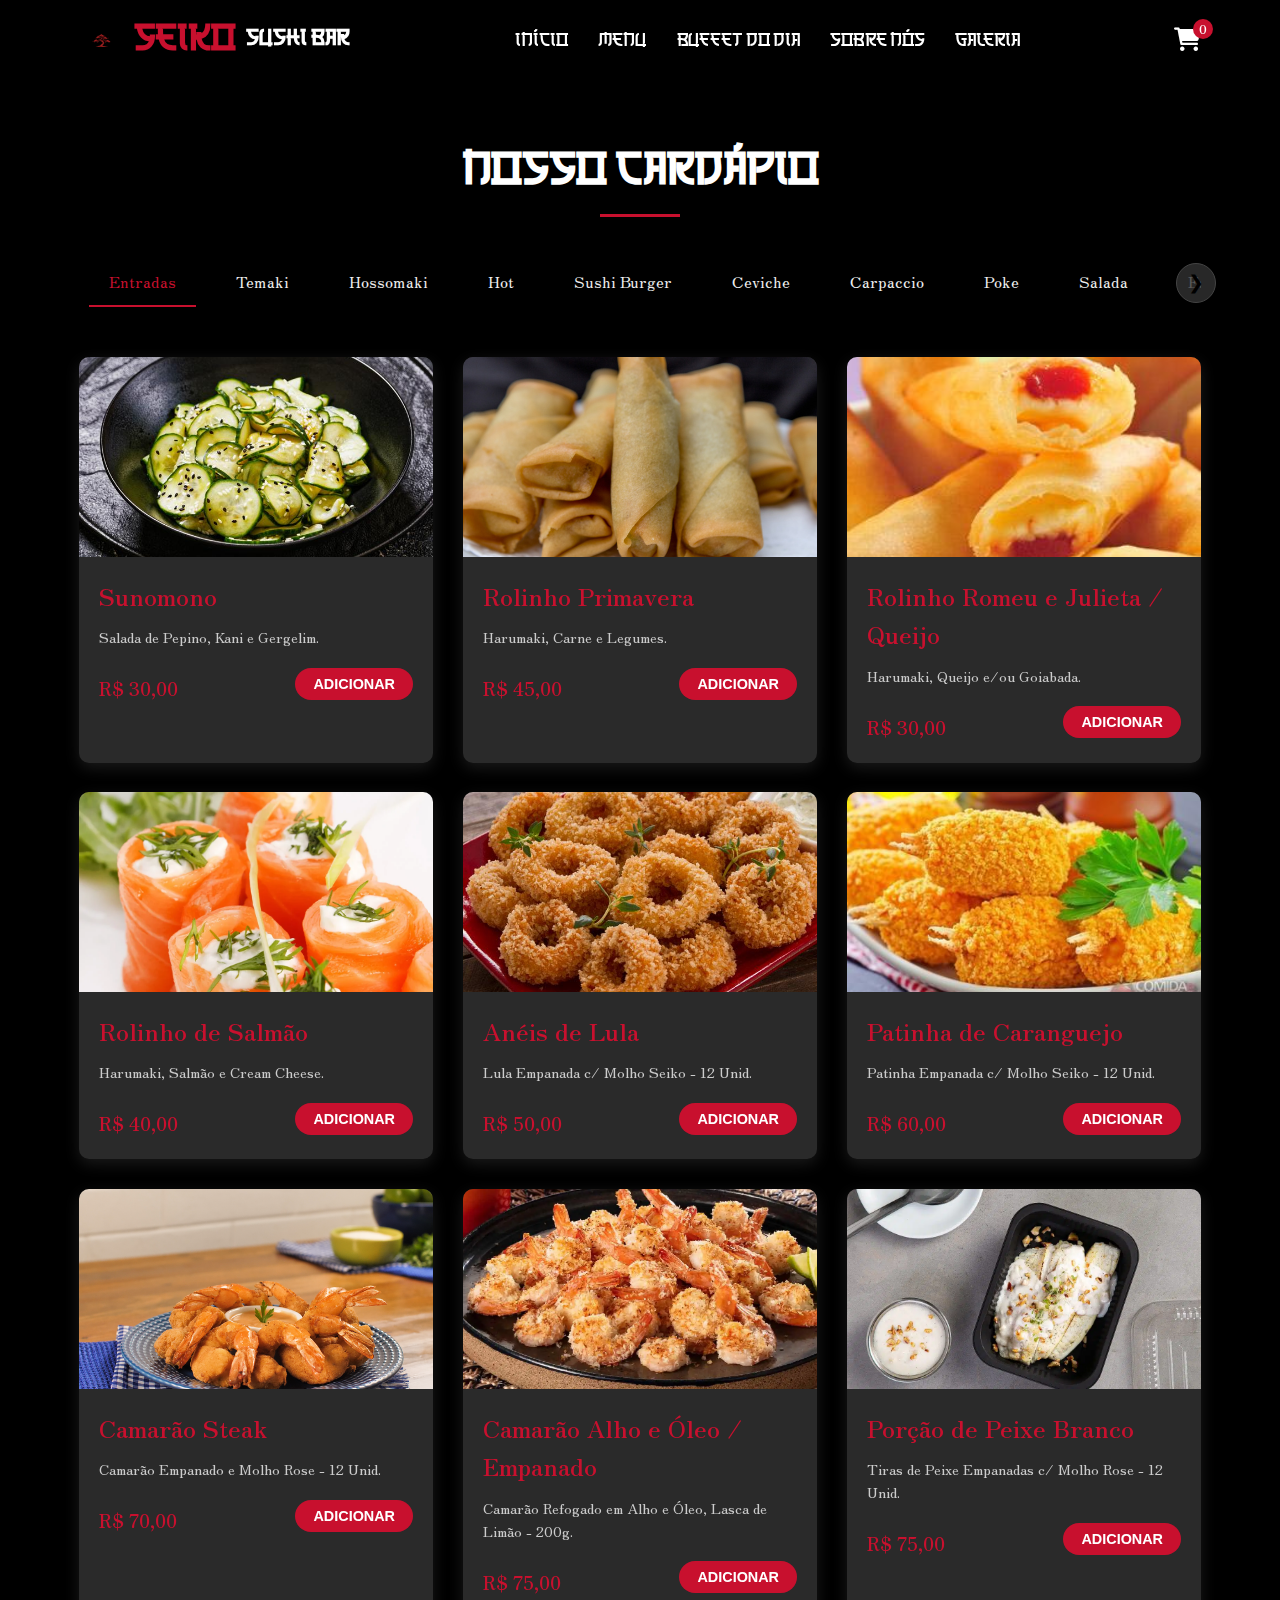
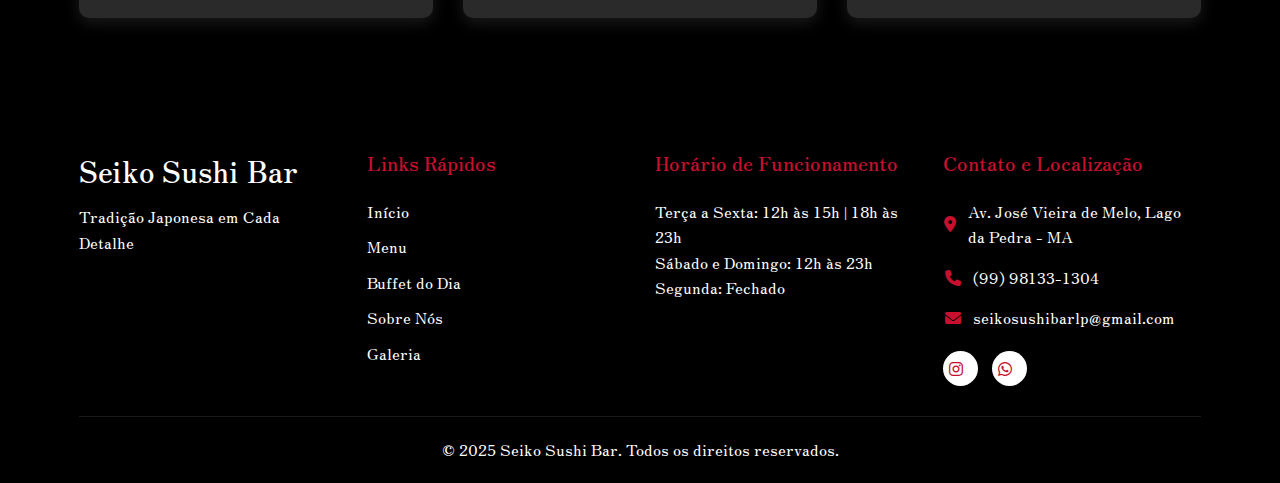
<file: menu.html>
<!DOCTYPE html>
<html lang="pt-br">
<head>
    <meta charset="UTF-8">
    <meta name="viewport" content="width=device-width, initial-scale=1.0">
    <title>Cardápio - Seiko Sushi Bar</title>
    <link rel="icon" href="images/lose_sf.png" type="image/png">
    <link rel="apple-touch-icon" href="images/lose_sf.png">
    <link rel="stylesheet" href="css/style.css">
    <link rel="stylesheet" href="https://cdnjs.cloudflare.com/ajax/libs/font-awesome/6.0.0-beta3/css/all.min.css">
</head>
<body>
    <header>
        <div class="container">
            <div class="logo">
                <img src="images/lose_sf.png" alt="Logo do perfil" width="45" height="45">
                <h1>SEIKO <span>SUSHI BAR</span></h1>
            </div>
            <nav>
                <ul>
                    <li><a href="index.html#home">Início</a></li>
                    <li><a href="menu.html">Menu</a></li>
                    <li><a href="index.html#buffet">Buffet do Dia</a></li>
                    <li><a href="index.html#about">Sobre Nós</a></li>
                    <li><a href="index.html#gallery">Galeria</a></li>
                </ul>
            </nav>
            <div class="mobile-menu">
                <i class="fas fa-bars"></i>
                <i class="fas fa-times"></i>
            </div>
            <div class="cart-icon" id="cart-icon">
                <i class="fas fa-shopping-cart"></i>
                <span class="cart-counter" id="cart-counter">0</span>
            </div>
        </div>
    </header>

    <main class="main-content">
        <section id="menu" class="menu-section">
            <div class="container">
                <h2 class="section-title">Nosso Cardápio</h2>
                <div class="menu-carousel-wrapper">
                    <button class="carousel-btn prev" id="carousel-prev" aria-label="Anterior">&#10094;</button>
                    <div class="menu-categories">
                        <!-- Categorias serão preenchidas pelo JavaScript -->
                    </div>
                    <button class="carousel-btn next" id="carousel-next" aria-label="Próximo">&#10095;</button>
                </div>
                <div class="menu-items">
                    <!-- Itens do menu serão preenchidos pelo JavaScript -->
                </div>
            </div>
        </section>

        <!-- Modal do Carrinho -->
        <section class="cart-modal" id="cart-modal">
            <div class="cart-content">
                <div class="cart-header">
                    <h2 id="cart-title">Seu Pedido</h2>
                    <button class="close-cart-btn" id="close-cart-btn">&times;</button>
                </div>

                <!-- Etapa 1: Revisão do Pedido -->
                <div id="cart-step-1">
                    <div class="cart-items" id="cart-items">
                        <!-- Itens do carrinho serão adicionados aqui -->
                    </div>
                    <div class="cart-footer">
                        <div class="form-group">
                            <textarea id="order-notes" placeholder="Observações (ex: sem cebola, ponto da carne, etc.)"></textarea>
                        </div>
                        <div class="cart-total">Total: <span id="cart-total">R$ 0,00</span></div>
                        <button class="btn checkout-btn" id="go-to-step-2-btn">Continuar</button>
                    </div>
                </div>

                <!-- Etapa 2: Dados do Cliente e Pagamento -->
                <div id="cart-step-2" style="display: none;">
                    <div class="checkout-form">
                        <button class="back-to-cart-btn" id="back-to-step-1-btn">&larr; Voltar para o carrinho</button>
                        <h3>Tipo de Entrega</h3>
                        <div class="payment-options">
                            <label><input type="radio" name="delivery-type" value="Delivery" checked> Delivery</label>
                            <label><input type="radio" name="delivery-type" value="Retirada no local"> Retirada no local</label>
                        </div>
                    <h3>Suas Informações</h3>
                    <div class="form-group">
                        <input type="text" id="client-name" placeholder="Seu nome completo" required>
                    </div>
                    <div class="form-group">
                        <input type="tel" id="client-phone" placeholder="Telefone / WhatsApp" required>
                    </div>
                    <div id="delivery-info-container">
                        <h3>Endereço para Entrega</h3>
                            <div class="form-group">
                                <input type="text" id="client-address" placeholder="Rua e Número" required>
                            </div>
                            <div class="form-group">
                                <input type="text" id="client-neighborhood" placeholder="Bairro" required>
                            </div>
                            <div class="form-group">
                                <input type="text" id="client-complement" placeholder="Complemento (Apto, Bloco, etc.)">
                            </div>
                        </div>
                        <h3>Forma de Pagamento</h3>
                        <div class="payment-options">
                            <label><input type="radio" name="payment" value="Dinheiro" checked> Dinheiro</label>
                            <label><input type="radio" name="payment" value="Cartão"> Cartão</label>
                            <div class="form-group" id="card-type-container" style="display: none;">
                                <div class="payment-options-nested">
                                    <input type="radio" id="card-credit" name="card-type" value="Crédito" checked><label for="card-credit">Crédito</label>
                                    <input type="radio" id="card-debit" name="card-type" value="Débito"><label for="card-debit">Débito</label>
                                </div>
                            </div>
                            <label><input type="radio" name="payment" value="Pix"> Pix</label>
                        </div>
                        <div class="form-group" id="change-for-container">
                            <input type="text" id="change-for" placeholder="Troco para quanto? (Opcional)">
                            <p id="change-display" style="display: none;"></p>
                        </div>
                    </div>
                    <div class="cart-footer">
                        <div class="cart-summary-line" id="cart-delivery-fee" style="display: none;">
                            <span>Taxa de Entrega:</span>
                            <span>R$ 5,00</span>
                        </div>
                        <div class="cart-total">Total: <span id="cart-total-step2">R$ 0,00</span></div>
                        <button class="btn checkout-btn" id="checkout-btn">Finalizar Pedido via WhatsApp</button>
                    </div>
                </div>
            </div>
        </section>
    </main>

    <footer>
        <div class="container">
            <div class="footer-content">
                <div class="footer-logo">
                    <h2><span>Seiko Sushi Bar</span></h2>
                    <p>Tradição Japonesa em Cada Detalhe</p>
                </div>
                <div class="footer-links">
                    <h3>Links Rápidos</h3>
                    <ul>
                        <li><a href="index.html#home">Início</a></li>
                        <li><a href="menu.html">Menu</a></li>
                        <li><a href="index.html#buffet">Buffet do Dia</a></li>
                        <li><a href="index.html#about">Sobre Nós</a></li>
                        <li><a href="index.html#gallery">Galeria</a></li>
                    </ul>
                </div>
                <div class="footer-hours">
                    <h3>Horário de Funcionamento</h3>
                    <p>Terça a Sexta: 12h às 15h | 18h às 23h</p>
                    <p>Sábado e Domingo: 12h às 23h</p>
                    <p>Segunda: Fechado</p>
                </div>
                <div class="footer-contact">
                    <h3>Contato e Localização</h3>
                    <p><i class="fas fa-map-marker-alt"></i> Av. José Vieira de Melo, Lago da Pedra - MA</p>
                    <p><i class="fas fa-phone"></i> (99) 98133-1304</p>
                    <p><i class="fas fa-envelope"></i> seikosushibarlp@gmail.com</p>
                    <div class="footer-social">
                        <a href="https://www.instagram.com/seikosushibar_lp/" aria-label="Instagram" target="_blank"><i class="fab fa-instagram"></i></a>
                        <a href="https://wa.me/5599981331304" aria-label="WhatsApp" target="_blank"><i class="fab fa-whatsapp"></i></a>
                    </div>
                </div>
            </div>
            <div class="copyright">
                <p>&copy; 2025 Seiko Sushi Bar. Todos os direitos reservados.</p>
            </div>
        </div>
    </footer>

    <button id="back-to-top-btn" title="Voltar ao topo"><i class="fas fa-arrow-up"></i></button>

    <script src="js/menuData.js"></script>
    <script src="js/menu.js"></script>
</body>
</html>
</file>
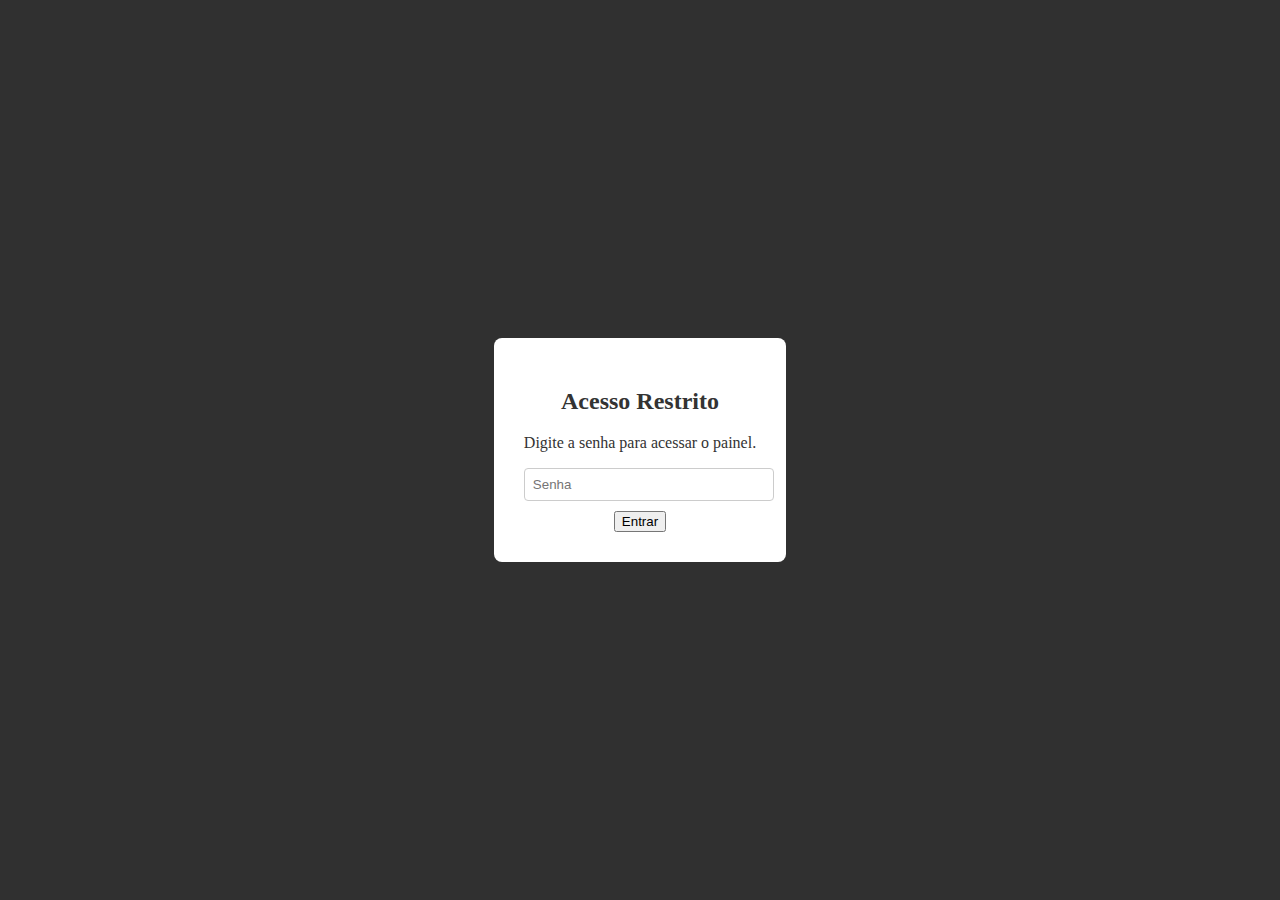
<file: js/admin.html>
<!DOCTYPE html>
<html lang="pt-br">
<head>
    <meta charset="UTF-8">
    <meta name="viewport" content="width=device-width, initial-scale=1.0">
    <title>Admin - Seiko Sushi Bar</title>
    <link rel="icon" href="../images/lose_sf.png" type="image/png">
    <!-- Adiciona o novo arquivo de estilo específico para o admin -->
    <link rel="stylesheet" href="../css/admin.css">
</head>
<body>

    <div id="login-overlay" class="login-overlay">
        <div class="login-box">
            <h2>Acesso Restrito</h2>
            <p>Digite a senha para acessar o painel.</p>
            <div class="form-group">
                <input type="password" id="password-input" placeholder="Senha">
            </div>
            <button id="login-btn" class="btn">Entrar</button>
        </div>
    </div>

    <div class="admin-container" id="admin-panel" style="display: none;">
        <div class="logo">
            <img src="../images/lose_sf.png" alt="Logo" width="45" height="45">
            <h1>Painel de Edição <span>SEIKO SUSHI BAR</span></h1>
        </div>
        <p>Edite os itens do cardápio abaixo. Ao finalizar, clique em "Gerar Código do Cardápio" no final da página.</p>
        
        <div id="menu-editor"></div>

        <div id="output-container">
            <button id="generate-code-btn" class="btn btn-save">Gerar Código do Cardápio</button>
            <h3>Código Gerado:</h3>
            <p>Copie o código abaixo e cole no arquivo <strong>js/menuData.js</strong>, substituindo todo o conteúdo existente.</p>
            <textarea id="output-code" readonly></textarea>
        </div>
    </div>

    <script src="menuData.js"></script>
    <script src="admin.js"></script>

</body>
</html>
</file>
<file: css/style.css>
@import url('https://fonts.googleapis.com/css2?family=Zen+Old+Mincho&display=swap');

@font-face {
    font-family: 'Japan Rich';
    /* Certifique-se de que os arquivos da fonte estão na pasta /fonts/ */
    src: url('../fonts/japan_rich/JapanRich-Regular.woff2') format('woff2'),
         url('../fonts/japan_rich/JapanRich-Regular.otf') format('truetype');
    font-weight: normal;
    font-style: normal;    font-display: swap; /* Otimização de fonte */
}
/* A fonte 'Osake' será usada para o logo, mas não precisa de um @font-face separado se for a mesma que 'Japan Rich' */
/* Estilos Gerais */
:root {
    --primary-color: #c8102e; /* Vermelho chinês tradicional */
    --secondary-color: #c8102e;
    --accent-color: #000000; /* Preto */
    --text-color: #eee; /* Alterado para texto claro */
    --light-color: #fff;
    --bg-color: #000000; /* Fundo principal agora é preto */
    --border-color: #444; /* Borda mais escura para contraste */
}
.logo {
  display: flex;
  align-items: center;
}

.logo img {
  width: 45px; /* Ajuste este valor para aumentar ou diminuir o logo */
  height: auto;
  margin-right: 10px;
}
* {
    margin: 0;
    padding: 0;
    box-sizing: border-box;
}

body {
    font-family: 'Okashi', 'Zen Old Mincho', 'Noto Sans SC', sans-serif; /* Fonte principal do site */
    color: var(--text-color); /* Cor do texto agora é clara */
    background-color: var(--bg-color);
    line-height: 1.6;
}

.container {
    width: 90%;
    max-width: 1200px;
    margin: 0 auto;
    padding: 0 15px;
}

a {
    text-decoration: none;
    color: inherit;
    transition: all 0.3s ease;
}

ul {
    list-style: none;
}

img {
    max-width: 100%;
    height: auto;
}

.btn {
    display: inline-block;
    background-color: var(--primary-color);
    color: var(--light-color);
    padding: 12px 25px;
    border-radius: 30px;
    text-transform: uppercase;
    font-weight: 600;
    letter-spacing: 1px;
    border: 2px solid var(--primary-color);
    transition: all 0.3s ease;
}

.btn:hover {
    background-color: transparent;
    color: var(--primary-color);
}

.section-title {
    font-size: 2.5rem;
    margin-bottom: 2rem;
    text-align: center;
    position: relative;
    font-family: 'Japan Rich', sans-serif; /* Aplica a fonte Japan Rich ao título da seção */
    color: var(--light-color); /* Título agora é branco */
}

.section-title::after {
    content: '';
    display: block;
    width: 80px;
    height: 3px;
    background-color: var(--secondary-color);
    margin: 10px auto;
}

/* Header */
header {
    background: #000000; /* Fundo do cabeçalho agora é preto */
    /* Imagem de fundo removida */
    box-shadow: 0 2px 10px rgba(0, 0, 0, 0.5); /* Sombra ajustada */
    position: fixed;
    width: 100%;
    top: 0;
    left: 0;
    z-index: 1000;
    color: var(--light-color);
}

header .container {
    display: flex;
    justify-content: space-between;
    align-items: center;
    padding: 15px;
}

.logo h1 {
    font-size: 2rem;
    color: var(--primary-color);
    display: flex;
    align-items: center;
    font-family: 'Japan Rich', sans-serif; /* Usando a fonte carregada para o logo */
} 

.logo span {
    font-size: 1.2rem;
    margin-left: 10px;
    color: var(--light-color);
}

nav ul {
    display: flex;
}

nav ul li {
    margin-left: 30px;
}

nav ul li a {
    font-family: 'Japan Rich', sans-serif; /* Aplica a fonte Japan Rich aos links de navegação */
    font-weight: 500;
    position: relative;
}

nav ul li a::after {
    content: '';
    position: absolute;
    bottom: -5px;
    left: 0;
    width: 0;
    height: 2px;
    background-color: var(--secondary-color);
    transition: width 0.3s ease;
}

nav ul li a:hover::after {
    width: 100%;
}

.mobile-menu {
    display: none;
    font-size: 2rem;
    cursor: pointer;
    z-index: 1100; /* Para ficar acima do menu overlay */
    transition: transform 0.3s ease;
}

.cart-icon {
    position: relative;
    cursor: pointer;
    margin-left: 20px;
}

.cart-icon .fa-shopping-cart {
    font-size: 1.5rem;
}

.cart-counter {
    position: absolute;
    top: -8px;
    right: -12px;
    background-color: var(--primary-color);
    color: var(--light-color);
    border-radius: 50%;
    width: 20px;
    height: 20px;
    font-size: 0.8rem;
    display: flex;
    justify-content: center;
    align-items: center;
    font-weight: bold;
}

.mobile-menu.active .fa-bars {
    display: none;
}

.mobile-menu .fa-times {
    display: none;
}

.mobile-menu.active .fa-times {
    display: block;
}

/* Hero Section */
.hero {
    background: #000000; /* Fundo preto somente para a seção hero */
    background-size: cover;
    background-position: center;
    position: relative;
    height: 100vh;
    display: flex;
    align-items: center;
    color: var(--light-color); 
    margin-top: 70px;
    overflow: hidden;
}

.hero-image-overlay {
    position: absolute;
    top: 0;
    left: 0;
    width: 100%;
    height: 100%;
    background-image: url('../images/fundo_princ.png'); /* Substitua pelo nome da sua imagem */
    background-size: cover;
    opacity: 1; /* Ajuste a opacidade conforme necessário */
    z-index: 0;
    animation: floatAnimation 5s ease-in-out infinite; /* Duração reduzida para 6 segundos */
}

.hero-image-overlay-top {
    position: absolute;
    top: 0;
    left: 0;
    width: 100%;
    height: 100%;
    background-image: url('../images/lua.png'); /* Imagem que ficará por cima */
    background-size: cover;
    background-position: center;
    opacity: 1;
    z-index: 0;
    animation: floatAnimationTop 5s ease-in-out infinite;
}

.hero-image-overlay-topmost {
    position: absolute;
    top: 0;
    left: 0;
    width: 100%;
    height: 100%;
    background-image: url('../images/mont2.png'); /* << ADICIONE SUA NOVA IMAGEM AQUI */
    background-size: cover;
    background-position: center;
    opacity: 1;
    z-index: 0;
    animation: floatAnimationTopmost 0s ease-in-out infinite;
}

.hero-image-overlay-fourth {
    position: absolute;
    top: 0;
    left: 0;
    width: 100%;
    height: 100%;
    background-image: url('../images/arvore.png'); /* << ADICIONE SUA NOVA IMAGEM AQUI */
    background-size: cover;
    background-position: center;
    opacity: 1;
    z-index: 0;
    animation: floatAnimationFourth 0s ease-in-out infinite;
}

.hero-overlay {
    position: absolute;
    top: 0;
    left: 0;
    width: 100%;
    height: 100%;
    background-color: rgba(0, 0, 0, 0.6);
    z-index: 0;
}

.hero-content {
    max-width: 600px;
    text-align: center;
    margin: 0 auto;
    position: relative; /* Garante que o conteúdo fique acima do overlay */
    z-index: 1;
}

.main-content {
    padding-top: 100px; /* Ajuste para o header fixo */
}
.main-content .menu-section {
    padding-top: 40px;
}

.hero::after {
    content: '';
    position: absolute;
    bottom: 0;
    left: 0; 
    width: 100%;
    height: 100px; /* Altura do degradê */
    background: linear-gradient(to top, var(--bg-color) 5%, transparent);
    z-index: 5; /* Garante que o degradê fique sobre o conteúdo do hero */
    pointer-events: none; /* Permite cliques através do degradê */
}

.hero-content h2 {
    font-size: 3rem;
    margin-bottom: 20px;
    text-shadow: 2px 2px 4px rgba(0, 0, 0, 0.5);
}

.hero-content p {
    font-size: 1.2rem;
    margin-bottom: 30px;
}

/* Menu Section */
.menu-section {
    padding: 80px 0;
    background-color: var(--bg-color); /* Fundo da seção de menu agora é preto */
    position: relative; overflow: hidden;
}

.menu-carousel-wrapper {
    position: relative;
    margin-bottom: 40px;
}

.menu-categories {
    display: flex;
    overflow-x: auto;
    white-space: nowrap;
    -ms-overflow-style: none;  /* IE and Edge */
    scrollbar-width: none;  /* Firefox */
    scroll-behavior: smooth;
    padding: 10px 0;
}

.menu-categories::-webkit-scrollbar {
    display: none; /* Chrome, Safari, and Opera */
}

.carousel-btn {
    position: absolute;
    top: 50%;
    transform: translateY(-50%);
    background-color: rgba(50, 50, 50, 0.8); /* Fundo do botão mais escuro */
    border: 1px solid var(--border-color);
    border-radius: 50%;
    width: 40px;
    height: 40px;
    font-size: 1.2rem;
    cursor: pointer;
    z-index: 10;
    transition: all 0.3s ease;
    display: none; /* Escondido por padrão, JS irá mostrar */
}

.carousel-btn:hover {
    background-color: var(--primary-color);
    color: var(--light-color);
    border-color: var(--primary-color);
}

.carousel-btn.prev {
    left: -15px;
}

.carousel-btn.next {
    right: -15px;
}

.category {
    padding: 10px 20px;
    margin: 0 10px;
    cursor: pointer;
    border-bottom: 2px solid transparent;
    transition: all 0.3s ease;
}

.category.active, .category:hover {
    border-bottom: 2px solid var(--primary-color);
    color: var(--primary-color);
}

.menu-items {
    display: grid;
    grid-template-columns: repeat(auto-fill, minmax(300px, 1fr));
    gap: 30px;
}

.menu-category {
    display: none;
}

.menu-category.active {
    display: grid;
    grid-template-columns: repeat(auto-fill, minmax(300px, 1fr));
    gap: 30px;
    width: 100%;
}

.menu-item {
    background-color: #2a2a2a; /* Unificando a cor de fundo dos itens */
    border-radius: 10px;
    overflow: hidden;
    box-shadow: 0 5px 15px rgba(255, 255, 255, 0.1); /* Sombra/brilho mais sutil */
    transition: transform 0.3s ease;
    /* Otimização de performance para o hover */
    will-change: transform;
}

.menu-item:hover {
    transform: translateY(-10px);
}

.item-image {
    height: 200px;
    overflow: hidden;
}

.item-image img {
    width: 100%;
    height: 100%;
    object-fit: cover;
    transition: transform 0.5s ease;
}

.menu-item:hover .item-image img {
    transform: scale(1.1);
}

.item-info {
    padding: 20px;
}

.item-info h3 {
    font-size: 1.5rem;
    margin-bottom: 10px;
    color: var(--primary-color);
}

.item-info p {
    color: #ccc; /* Cor da descrição do item ajustada para melhor leitura */
    font-size: 0.9rem;
}

.price {
    display: block;
    font-weight: 700;
    color: var(--secondary-color);
    margin-top: 10px;
    font-size: 1.2rem;
}

.menu-full-btn {
    text-align: center;
    margin-top: 40px;
}

.item-options {
    margin-top: 15px;
    margin-bottom: 10px;
}

.item-options label {
    display: block;
    margin-bottom: 5px;
    font-size: 0.9rem;
    color: #aaa; /* Cor do texto da label ajustada */
}

.select-wrapper {
    position: relative;
}

.flavor-select {
    -webkit-appearance: none;
    -moz-appearance: none;
    appearance: none;
    width: 100%;
    padding: 10px 35px 10px 15px;
    border: 1px solid var(--border-color);
    border-radius: 5px;
    font-family: inherit;
    background-color: #222; /* Fundo do select mais escuro */
    cursor: pointer;
    font-size: 1rem;
    color: var(--text-color);
}

.select-wrapper::after {
    content: '\f078'; /* Ícone de seta para baixo do Font Awesome */
    font-family: 'Font Awesome 6 Free';
    font-weight: 900;
    position: absolute;
    top: 50%;
    right: 15px;
    transform: translateY(-50%);
    color: var(--primary-color);
    pointer-events: none; /* Permite clicar no select através do ícone */
}

.item-footer {
    display: flex;
    justify-content: space-between;
    align-items: center;
    margin-top: 15px;
}

.add-to-cart-btn {
    background-color: var(--primary-color);
    color: var(--light-color);
    border: none;
    border-radius: 20px;
    padding: 8px 18px;
    font-size: 0.9rem;
    font-weight: 600;
    text-transform: uppercase;
    cursor: pointer;
    transition: all 0.3s ease;
}

.add-to-cart-btn:hover {
    background-color: var(--accent-color);
    transform: translateY(-2px);
}

.add-to-cart-btn.confirmed {
    background-color: var(--accent-color);
    transform: translateY(0); /* Reseta o hover effect */
}

.add-to-cart-btn .fa-check {
    margin-right: 5px;
    font-size: 0.8rem;
}

/* Estilos do Carrinho Modal */
.cart-modal {
    position: fixed;
    top: 0;
    left: 0;
    width: 100%;
    height: 100%;
    background-color: rgba(0, 0, 0, 0.6);
    z-index: 2000;
    display: flex;
    justify-content: flex-end;
    opacity: 0;
    visibility: hidden;
    transition: opacity 0.3s ease, visibility 0.3s ease;
}

.cart-modal.active {
    opacity: 1;
    visibility: visible;
}

.cart-content {
    width: 100%;
    max-width: 450px;
    background-color: #1a1a1a; /* Fundo do carrinho cinza escuro */
    height: 100%;
    display: flex;
    flex-direction: column;
    transform: translateX(100%);
    transition: transform 0.4s ease;
}

.cart-header, .cart-footer {
    flex-shrink: 0; /* Impede que o header e o footer encolham */
}

.cart-modal.active .cart-content {
    transform: translateX(0);
}

.cart-header {
    display: flex;
    justify-content: space-between;
    align-items: center;
    padding: 20px;
    border-bottom: 1px solid var(--border-color);
}

.cart-header h2 {
    font-family: 'Japan Rich', sans-serif;
    font-size: 1.8rem;
}

.close-cart-btn {
    background: none;
    border: none;
    font-size: 2.5rem;
    cursor: pointer;
    color: var(--text-color);
}

/* Garante que as etapas do carrinho ocupem o espaço corretamente */
#cart-step-1, #cart-step-2 {
    display: flex;
    flex-direction: column;
    flex-grow: 1; /* Faz a etapa ocupar o espaço restante */
    overflow-y: auto; /* Adiciona a rolagem à própria etapa */
}
.cart-items, .checkout-form {
    padding: 20px;
}

.cart-item {
    display: grid;
    grid-template-columns: 1fr auto;
    gap: 10px;
    margin-bottom: 15px;
    padding-bottom: 15px;
    border-bottom: 1px solid var(--border-color);
}

.cart-item-info {
    flex-grow: 1;
}

.cart-item-info h4 { font-size: 1.1rem; margin-bottom: 5px; }
.cart-item-info p { font-size: 0.9rem; color: #aaa; margin-bottom: 8px; }

.cart-item-controls {
    display: flex;
    align-items: center;
    grid-column: 1 / 2;
}

.quantity-btn {
    background-color: var(--border-color);
    border: none;
    width: 28px;
    height: 28px;
    border-radius: 50%;
    cursor: pointer;
    font-weight: bold;
}

.item-quantity {
    margin: 0 15px;
    font-weight: bold;
}

.remove-item-btn {
    background: none;
    border: none;
    color: var(--primary-color);
    font-size: 1.2rem;
    cursor: pointer;
    grid-column: 2 / 3;
    grid-row: 1 / 3;
    align-self: center;
}

.cart-item .price { 
    font-weight: bold; 
    grid-column: 1 / 2;
    justify-self: end;
    align-self: center;
}

.cart-footer #order-notes {
    width: 100%;
    height: 80px;
    margin-bottom: 20px;
}

.cart-footer {
    padding: 20px;
    border-top: 1px solid var(--border-color);
}

.cart-total {
    font-size: 1.5rem;
    font-weight: bold;
    margin-bottom: 20px;
    text-align: right;
}

.checkout-btn {
    width: 100%;
    text-align: center;
}

.back-to-cart-btn {
    background: none;
    border: none;
    color: var(--primary-color);
    margin-bottom: 20px;
    cursor: pointer;
    font-weight: bold;
}

.checkout-form h3 {
    font-family: 'Japan Rich', sans-serif;
    margin-top: 20px;
    margin-bottom: 15px;
}

.payment-options {
    display: flex;
    flex-direction: column;
}

.payment-options label {
    margin-bottom: 10px;
    cursor: pointer;
}

.payment-options-nested {
    display: flex;
    gap: 10px;
    padding-left: 20px;
    margin-top: 5px;
    margin-bottom: 10px;
}

.payment-options-nested input[type="radio"] {
    display: none; /* Esconde o botão de rádio padrão */
}

.payment-options-nested label {
    flex-grow: 1;
    text-align: center;
    padding: 10px;
    border: 1px solid var(--border-color);
    border-radius: 5px;
    cursor: pointer;
    transition: all 0.3s ease;
    margin: 0;
}

.payment-options-nested input[type="radio"]:checked + label {
    background-color: var(--primary-color);
    color: var(--light-color);
    border-color: var(--primary-color);
}

#change-display {
    margin-top: 10px;
    font-size: 0.9rem;
    font-weight: bold;
    color: var(--text-color);
}
/* About Section */
.about-section {
    padding: 80px 0;
    background-color: var(--bg-color); /* Fundo da seção "Sobre" agora é preto */
    position: relative; overflow: hidden;
}

.about-content {
    display: flex;
    align-items: center;
    gap: 50px;
}

.about-text {
    flex: 1;
}

.about-text p {
    margin-bottom: 20px;
}

.about-image {
    flex: 1;
    border-radius: 10px;
    overflow: hidden;
    box-shadow: 0 10px 30px rgba(0, 0, 0, 0.1);
}

/* Gallery Section */
.gallery-section {
    padding: 80px 0;
    background-color: var(--bg-color); /* Fundo da seção de galeria agora é preto */
    position: relative; overflow: hidden;
}

.gallery-carousel-wrapper {
    position: relative;
    height: 550px; /* Altura do carrossel ajustada */
    display: flex;
    justify-content: center;
    align-items: center;
}

.gallery-fan-carousel {
    position: relative;
    width: 100%;
    height: 100%;
    perspective: 1000px; /* Cria o efeito 3D */
}

.gallery-item {
    position: absolute;
    left: 50%;
    top: 50%;
    width: 350px; /* Largura do item central */
    height: 490px; /* Altura do item central */
    border-radius: 10px;
    overflow: hidden;
    box-shadow: 0 5px 15px rgba(0, 0, 0, 0.1);
    transform-style: preserve-3d;
    transition: transform 0.6s cubic-bezier(0.25, 0.46, 0.45, 0.94), 
                opacity 0.6s cubic-bezier(0.25, 0.46, 0.45, 0.94), 
                filter 0.6s cubic-bezier(0.25, 0.46, 0.45, 0.94), 
                z-index 0s 0.3s;
    opacity: 0;
    transform: translate(-50%, -50%) scale(0);
    /* Otimização de performance: avisa o navegador que essas propriedades vão mudar */
    will-change: transform, opacity, filter;
}

.gallery-item.active {
    transform: translate(-50%, -50%) translateY(-10px) scale(1); /* Leve elevação */
    opacity: 1;
    z-index: 10;
    filter: blur(0px);
}

.gallery-item.prev, .gallery-item.next {
    opacity: 0.6; /* Menos opaco para mais foco no centro */
    z-index: 8;
    filter: blur(2px); /* Adiciona desfoque aos itens laterais */
}

.gallery-item.prev {
    transform: translate(-50%, -50%) translateX(-210px) rotateY(45deg) scale(0.8) translateY(10px);
}

.gallery-item.next {
    transform: translate(-50%, -50%) translateX(210px) rotateY(-45deg) scale(0.8) translateY(10px);
}

.gallery-item img {
    width: 100%;
    height: 100%;
    object-fit: cover;
    user-select: none; /* Impede a seleção da imagem */
    -webkit-user-drag: none; /* Impede o arrasto no Chrome/Safari */
    pointer-events: none; /* Impede que a imagem capture eventos do mouse */
}

.gallery-carousel-wrapper .carousel-btn {
    z-index: 20;
    display: flex; /* Alterado de block para flex */
    justify-content: center;
    align-items: center;
}

/* Esconde os botões da galeria, pois a navegação será por swipe/drag */
#gallery-prev, #gallery-next, #highlights-prev, #highlights-next {
    display: none !important;
}

/* Contact Section */
.contact-section {
    padding: 80px 0;
    background-color: var(--bg-color); /* Fundo da seção de contato agora é preto */
    position: relative; overflow: hidden;
}

.contact-content {
    display: flex;
    gap: 50px;
    justify-content: center; /* Centraliza o conteúdo */
    align-items: center;
}

.contact-info, .contact-form {
    flex: 1;
}

.info-item {
    display: flex;
    align-items: center;
    margin-bottom: 20px;
}

.info-item i {
    font-size: 1.5rem;
    color: var(--primary-color);
    margin-right: 15px;
}

.social-media {
    margin-top: 30px;
}

.social-media a {
    display: inline-block;
    width: 40px;
    height: 40px;
    background-color: var(--primary-color);
    color: var(--light-color);
    border-radius: 50%;
    text-align: center;
    line-height: 40px;
    margin-right: 10px;
    transition: all 0.3s ease;
}

.social-media a:hover {
    background-color: var(--secondary-color);
    transform: translateY(-5px);
}

.form-group {
    margin-bottom: 20px;
}

.form-group input,
.form-group select,
.form-group textarea {
    width: 100%;
    padding: 12px;
    border: 1px solid var(--border-color);
    border-radius: 5px;
    font-family: inherit;
    font-size: 1rem;
}

.form-group textarea {
    height: 120px;
    resize: vertical;
}

/* Imagens do Naruto Espalhadas */
.naruto-scattered {
    position: absolute;
    width: 200px;
    height: auto;
    opacity: 0.3;
    z-index: 0;
    pointer-events: none;
}

.naruto-1 {
    top: 5%;
    right: -50px;
    transform: rotate(15deg);
}

.naruto-2 {
    bottom: 5%;
    left: -60px;
    transform: rotate(-20deg);
}

.naruto-3 {
    top: 15%;
    right: -45px;
    transform: rotate(-15deg);
}

.naruto-4 {
    bottom: 10%;
    right: -40px;
    transform: rotate(-10deg) scaleX(-1); /* Invertido horizontalmente */
}

/* Footer */
.naruto-5 {
    top: 100px;
    left: -50px;
    transform: rotate(20deg) scaleX(-1);
}

footer {
    background-color: var(--accent-color);
    color: var(--light-color);
    padding: 50px 0 20px;
    position: relative;
    overflow: hidden;
}

.footer-content {
    display: grid;
    grid-template-columns: repeat(auto-fit, minmax(250px, 1fr));
    gap: 30px;
    margin-bottom: 30px;
}

.footer-logo h2 {
    font-size: 1.8rem;
    color: var(--secondary-color);
    margin-bottom: 10px;
}

.footer-logo span {
    color: var(--light-color);
}

.footer-links h3,
.footer-hours h3,
.footer-contact h3 {
    font-size: 1.2rem;
    margin-bottom: 20px;
    color: var(--secondary-color);
}

.footer-links ul li {
    margin-bottom: 10px;
}

.footer-links ul li a:hover {
    font-family: 'Japan Rich', sans-serif;
    color: var(--secondary-color);
}

.footer-contact p {
    margin-bottom: 15px;
    display: flex;
    align-items: center;
}

.footer-contact i {
    color: var(--secondary-color);
    margin-right: 10px;
    width: 20px;
    text-align: center;
}

.footer-social {
    margin-top: 20px;
}

.footer-social a {
    display: inline-block;
    width: 35px;
    height: 35px;
    background-color: var(--light-color);
    color: var(--accent-color);
    border-radius: 50%;
    text-align: center;
    line-height: 35px;
    margin-right: 10px;
    transition: all 0.3s ease;
}

.footer-social a:hover {
    background-color: var(--secondary-color);
    color: var(--light-color);
}
.copyright {
    text-align: center;
    padding-top: 20px;
    border-top: 1px solid rgba(255, 255, 255, 0.1);
}

/* Animação de flutuação */
@keyframes floatAnimation {
    0% {
        transform: translate(0, 0);
    }
    50% {
        transform: translate(-5px, -15px); /* Move para a esquerda e para cima */
    }
    100% {
        transform: translate(0, 0);
    }
}

/* Animação de flutuação para a imagem de cima */
@keyframes floatAnimationTop {
    0% {
        transform: translate(0, 0);
    }
    50% {
        transform: translate(5px, 10px); /* Move para a direita e para baixo */
    }
    100% {
        transform: translate(0, 0);
    }
}

/* Animação de flutuação para a imagem mais acima */
@keyframes floatAnimationTopmost {
    0% {
        transform: translate(0, 0);
    }
    50% {
        transform: translate(-10px, 5px); /* Move para a esquerda e para baixo */
    }
    100% {
        transform: translate(0, 0);
    }
}

/* Animação de flutuação para a quarta imagem */
@keyframes floatAnimationFourth {
    0% {
        transform: translate(0, 0);
    }
    50% {
        transform: translate(8px, -8px); /* Move para a direita e para cima */
    }
    100% {
        transform: translate(0, 0);
    }
}
/* Responsividade */
@media (max-width: 992px) {
    nav ul li {
        margin-left: 20px;
    }

    .about-content,
    .contact-content {
        flex-direction: column;
    }
    
    .about-image {
        order: -1;
        margin-bottom: 30px;
    }

    .carousel-btn.prev {
        left: -10px;
    }
    .carousel-btn.next {
        right: -10px;
    }

    .gallery-item.prev { transform: translate(-50%, -50%) translateX(-160px) rotateY(45deg) scale(0.7); }
    .gallery-item.next { transform: translate(-50%, -50%) translateX(160px) rotateY(-45deg) scale(0.7); }
    .gallery-item { width: 260px; height: 370px; }
    .gallery-carousel-wrapper { height: 420px; }
}

@media (max-width: 768px) {
    nav {
        display: none; /* Esconde por padrão */
        position: fixed;
        top: 0;
        left: 0;
        width: 100%;
        height: 100vh;
        background-color: rgba(0, 0, 0, 0.95);
        flex-direction: column;
        justify-content: center;
        align-items: center;
        z-index: 1050;
    }

    nav.active {
        display: flex; /* Mostra quando ativo */
    }

    nav ul {
        flex-direction: column;
        text-align: center;
    }

    nav ul li {
        margin: 20px 0;
    }

    nav ul li a {
        font-size: 1.5rem;
    }
    
    .mobile-menu {
        display: block;
    }

    .naruto-scattered {
        width: 120px; /* Reduz o tamanho para telas menores */
    }

    .naruto-1 {
        right: -30px;
    }

    .naruto-3 {
        right: -35px;
    }

    .naruto-2 {
        left: -40px;
    }

    .naruto-4 {
        right: -25px;
    }

    .cart-icon {
        margin-left: 15px;
    }

    .naruto-5 {
        display: none; /* Esconde a do footer em telas mobile para não sobrepor o conteúdo */
    }

    .logo h1 {
        font-size: 1.5rem;
    }
    
    .hero-content h2 {
        font-size: 2.5rem;
    }
    
    .section-title {
        font-size: 2rem;
    }
    
    .category {
        margin-bottom: 10px;
    }
    
    .footer-content > div {
        width: 100%;
        margin-bottom: 30px;
    }

    .hero {
        height: 80vh;
    }

    .gallery-item.prev { transform: translate(-50%, -50%) translateX(-90px) rotateY(35deg) scale(0.6); }
    .gallery-item.next { transform: translate(-50%, -50%) translateX(90px) rotateY(-35deg) scale(0.6); }
    .gallery-item { width: 200px; height: 280px; }
    .gallery-carousel-wrapper { height: 300px; }
    .gallery-carousel-wrapper .carousel-btn { background-color: rgba(0,0,0,0.3); color: white; }
}

@media (max-width: 576px) {
    .logo h1 {
        font-size: 1.3rem;
    }
    .logo span {
        font-size: 1rem;
    }

    .hero-content h2 {
        font-size: 2rem;
    }

    .hero-content p {
        font-size: 1rem;
    }
    
    .menu-items,
    .menu-category.active {
        grid-template-columns: 1fr;
    }    

    .carousel-btn {
        width: 35px;
        height: 35px;
        font-size: 1rem;
    }
    .carousel-btn.prev { left: 0; }
    .carousel-btn.next { right: 0; }
}

/* Botão Voltar ao Topo */
#back-to-top-btn {
    position: fixed;
    bottom: 30px;
    right: 30px;
    width: 50px;
    height: 50px;
    background-color: var(--primary-color);
    color: var(--light-color);
    border: none;
    border-radius: 50%;
    font-size: 1.5rem;
    cursor: pointer;
    display: flex;
    justify-content: center;
    align-items: center;
    box-shadow: 0 4px 10px rgba(0, 0, 0, 0.2);
    z-index: 1000;
    opacity: 0;
    visibility: hidden;
    transform: translateY(20px);
    transition: opacity 0.3s, visibility 0.3s, transform 0.3s;
}

#back-to-top-btn.show {
    opacity: 1;
    visibility: visible;
    transform: translateY(0);
}

/* --- Tela de Carregamento --- */
#loading-overlay {
    position: fixed;
    top: 0;
    left: 0;
    width: 100%;
    height: 100%;
    background-color: rgb(66, 0, 0); /* Overlay de carregamento agora é preto */
    z-index: 9999;
    display: flex;
    flex-direction: column;
    justify-content: center;
    align-items: center;
    opacity: 0;
    visibility: hidden;
    color: var(--light-color); /* Cor do texto "Carregando..." para branco */
    transition: opacity 0.3s ease, visibility 0.3s ease;
}

#loading-overlay.show {
    opacity: 1;
    visibility: visible;
}

.spinner {
    width: 60px;
    height: 60px;
    border: 8px solid rgba(255, 255, 255, 0.2); /* Borda do spinner mais clara */
    border-top-color: var(--light-color); /* Cor da parte que gira continua branca */
    border-radius: 50%;
    animation: spin 1s linear infinite;
    margin-bottom: 20px;
}

@keyframes spin {
    to { transform: rotate(360deg); }
}
</file>
<file: css/admin.css>
body {
    padding: 20px;
    background-color: #f0f0f0;
    color: #333 !important; /* Força a cor do texto para escuro para sobrepor o style.css */
}

.admin-container {
    max-width: 1000px;
    margin: auto;
    background: white;
    padding: 20px;
    border-radius: 8px;
    box-shadow: 0 4px 20px rgba(0, 0, 0, 0.05);
}

.form-group { margin-bottom: 10px; }
.form-group label { display: block; margin-bottom: 5px; font-weight: bold; }
.form-group input, .form-group textarea { width: 100%; padding: 8px; border: 1px solid #ccc; border-radius: 4px; }
.options-container .option { display: flex; gap: 10px; margin-bottom: 5px; }

#output-container { margin-top: 30px; }
#output-code { width: 100%; height: 400px; font-family: monospace; }

.btn-save { background-color: #28a745; border-color: #28a745; }
.btn-save:hover { background-color: transparent; color: #28a745; }

.login-overlay { position: fixed; top: 0; left: 0; width: 100%; height: 100%; background: rgba(0,0,0,0.8); display: flex; justify-content: center; align-items: center; z-index: 9999; }
.login-box { background: white; padding: 30px; border-radius: 8px; text-align: center; }

.image-preview-container { margin-top: 10px; }
.image-preview { max-width: 150px; max-height: 100px; border: 1px solid #ddd; border-radius: 4px; object-fit: cover; display: none; }

.image-upload-label {
    display: inline-block; padding: 8px 12px; background-color: #007bff; color: white; border-radius: 4px; cursor: pointer; margin-right: 10px;
}
.image-upload-label:hover { background-color: #0056b3; }

.remove-image-btn { display: none; background: #dc3545; color: white; border: none; padding: 5px 10px; border-radius: 4px; cursor: pointer; }
.item-img-input { display: none; } /* Esconde o input de arquivo padrão */
.image-path-display { margin-top: 10px; font-style: italic; color: #555; }

/* --- ESTILOS PARA O ACORDEÃO --- */
.admin-item {
    border: 1px solid #ddd;
    margin-bottom: 10px;
    border-radius: 5px;
    background-color: #fff;
    transition: box-shadow 0.3s ease;
    overflow: hidden; /* Garante que o conteúdo não vaze */
}
.admin-item:hover { box-shadow: 0 4px 12px rgba(0,0,0,0.08); }
.admin-item-header {
    display: flex;
    justify-content: space-between;
    align-items: center;
    padding: 15px;
    cursor: pointer;
    background-color: #f7f7f7;
}
.admin-item-header h4 { margin: 0; font-size: 1.1rem; }
.admin-item-header .toggle-icon { font-size: 1.5rem; font-weight: bold; transition: transform 0.3s ease; user-select: none; }
.admin-item-body {
    padding: 20px;
    display: none; /* Escondido por padrão */
    border-top: 1px solid #eee;
}
.admin-item.active .admin-item-body { display: block; }
.admin-item.active .admin-item-header .toggle-icon { transform: rotate(45deg); } /* Rotaciona '+' para 'x' */
</file>
